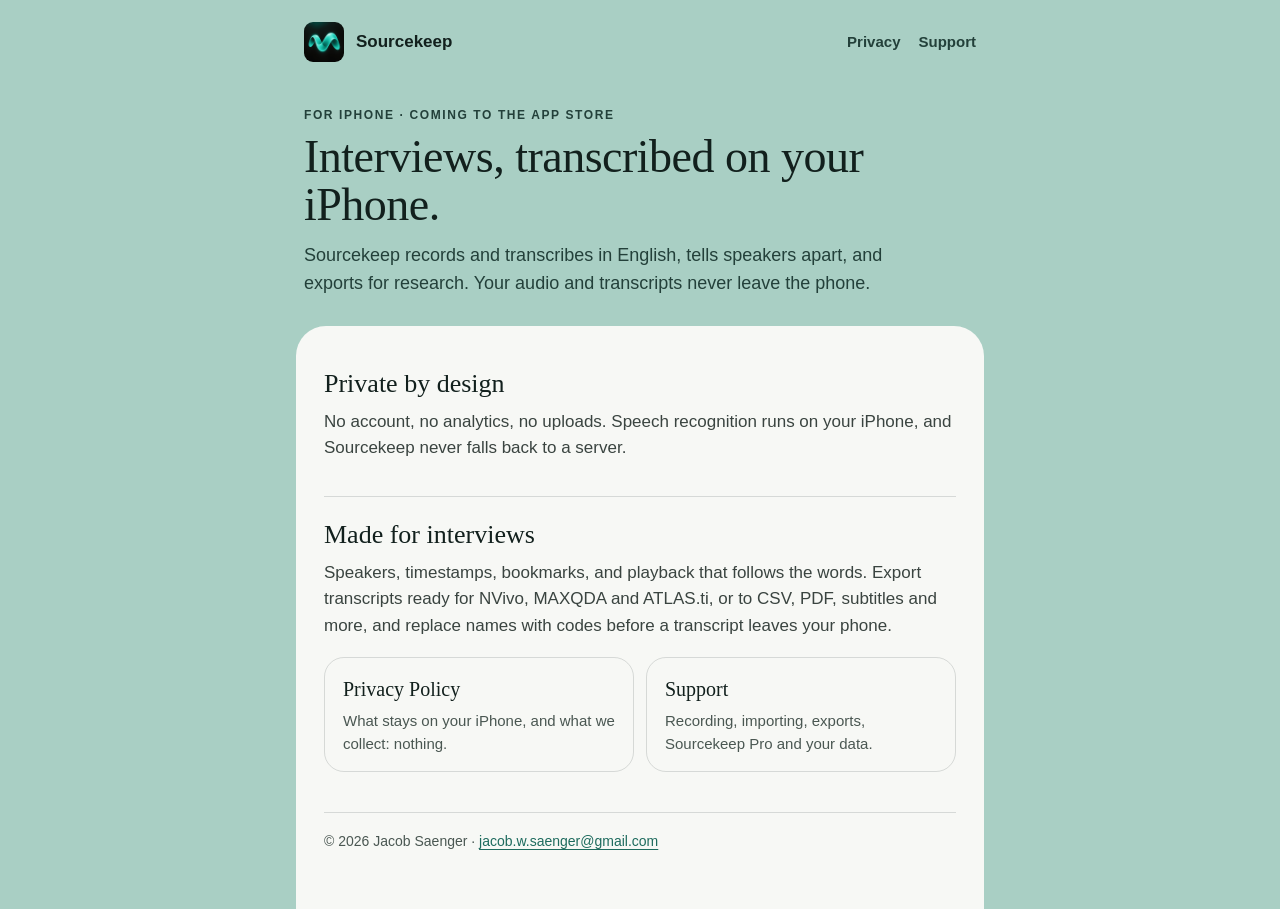
<file: index.html>
<!doctype html>
<html lang="en">
<head>
<meta charset="utf-8">
<meta name="viewport" content="width=device-width, initial-scale=1">
<title>Sourcekeep — Private Transcripts</title>
<meta name="description" content="Sourcekeep records and transcribes interviews on your iPhone. Audio and transcripts never leave the phone: no account, no uploads.">
<link rel="icon" href="icon.png">
<link rel="stylesheet" href="style.css">
</head>
<body>
<div class="wrap">
  <header class="top">
    <a class="brand" href="./"><img src="icon.png" alt="">Sourcekeep</a>
    <nav><a href="privacy.html">Privacy</a><a href="support.html">Support</a></nav>
  </header>
  <div class="kicker">For iPhone · Coming to the App Store</div>
  <h1>Interviews, transcribed on your iPhone.</h1>
  <p class="lede">Sourcekeep records and transcribes in English, tells speakers apart, and exports for research. Your audio and transcripts never leave the phone.</p>

  <main class="sheet">
    <h2>Private by design</h2>
    <p>No account, no analytics, no uploads. Speech recognition runs on your iPhone, and Sourcekeep never falls back to a server.</p>
    <h2>Made for interviews</h2>
    <p>Speakers, timestamps, bookmarks, and playback that follows the words. Export transcripts ready for NVivo, MAXQDA and ATLAS.ti, or to CSV, PDF, subtitles and more, and replace names with codes before a transcript leaves your phone.</p>
    <div class="cards">
      <a class="card" href="privacy.html"><b>Privacy Policy</b><span>What stays on your iPhone, and what we collect: nothing.</span></a>
      <a class="card" href="support.html"><b>Support</b><span>Recording, importing, exports, Sourcekeep Pro and your data.</span></a>
    </div>
    <footer>© 2026 Jacob Saenger · <a href="mailto:jacob.w.saenger@gmail.com">jacob.w.saenger@gmail.com</a></footer>
  </main>
</div>
</body>
</html>
</file>
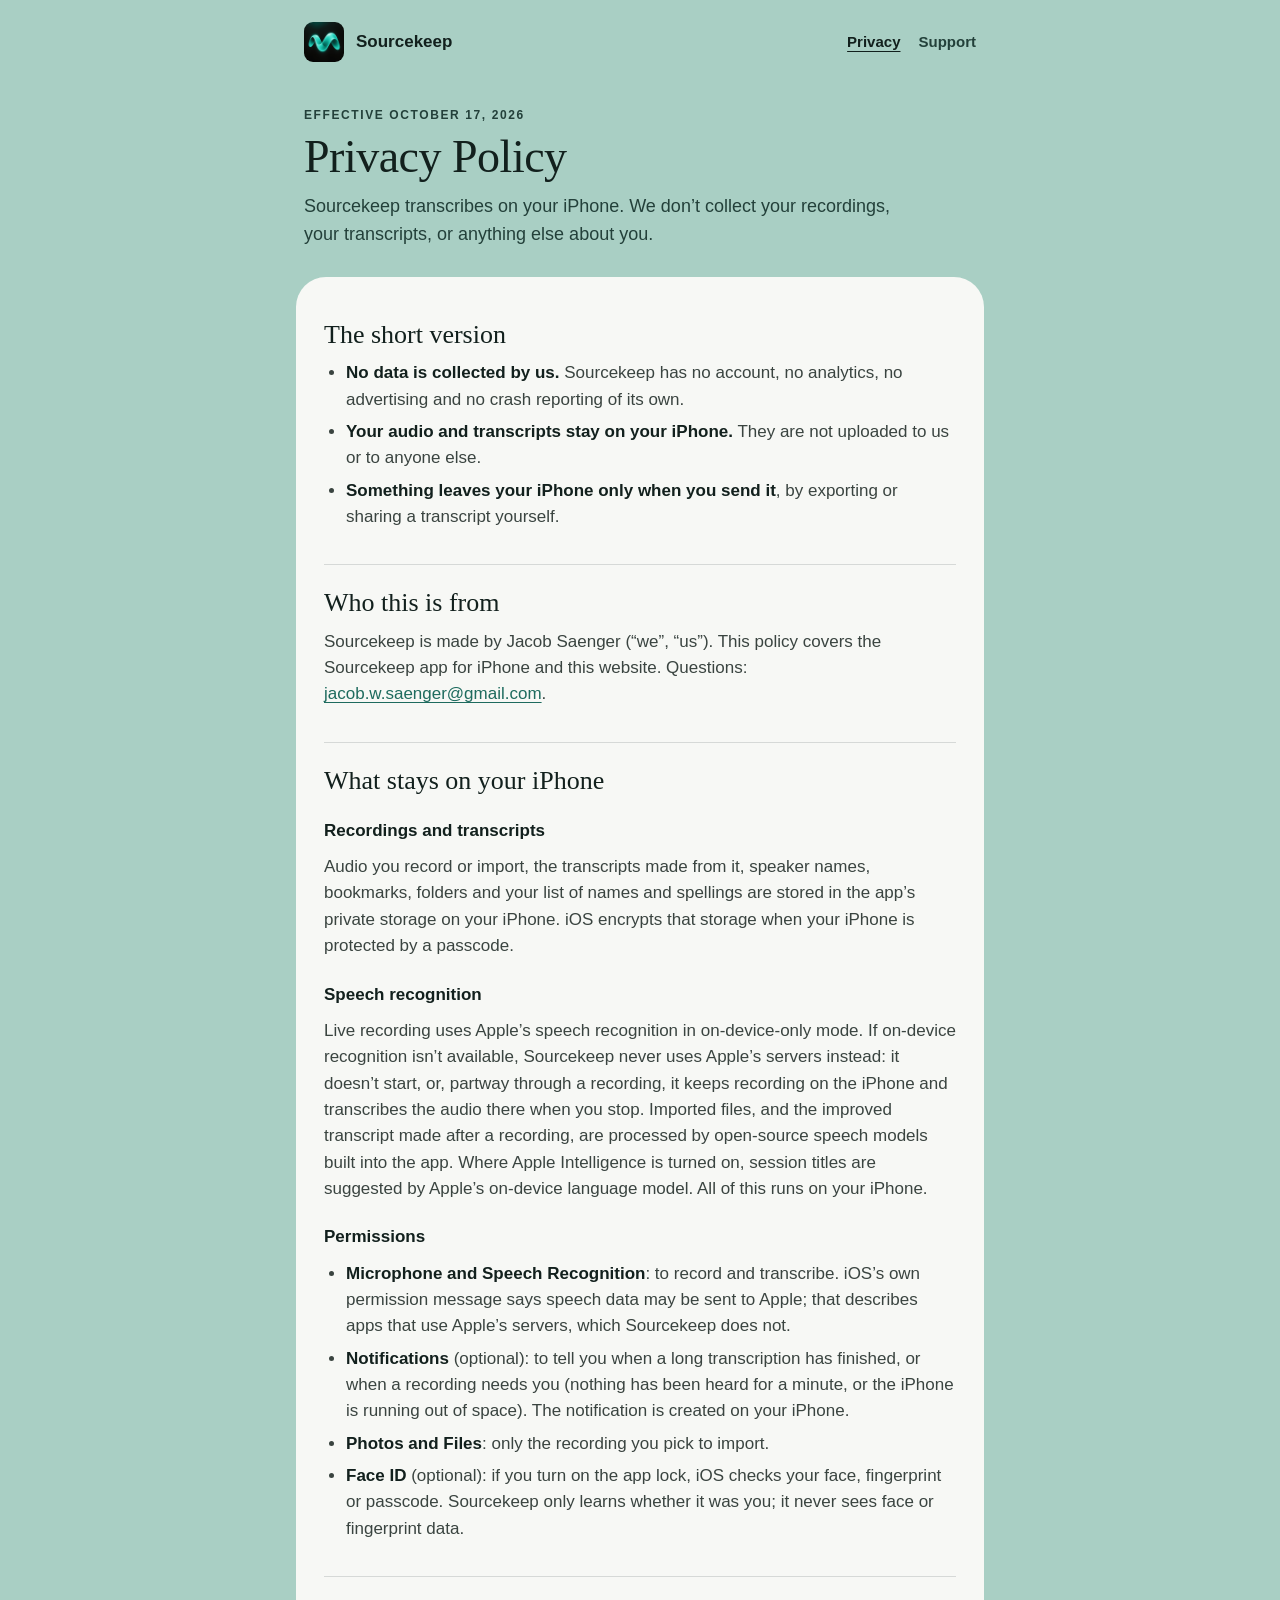
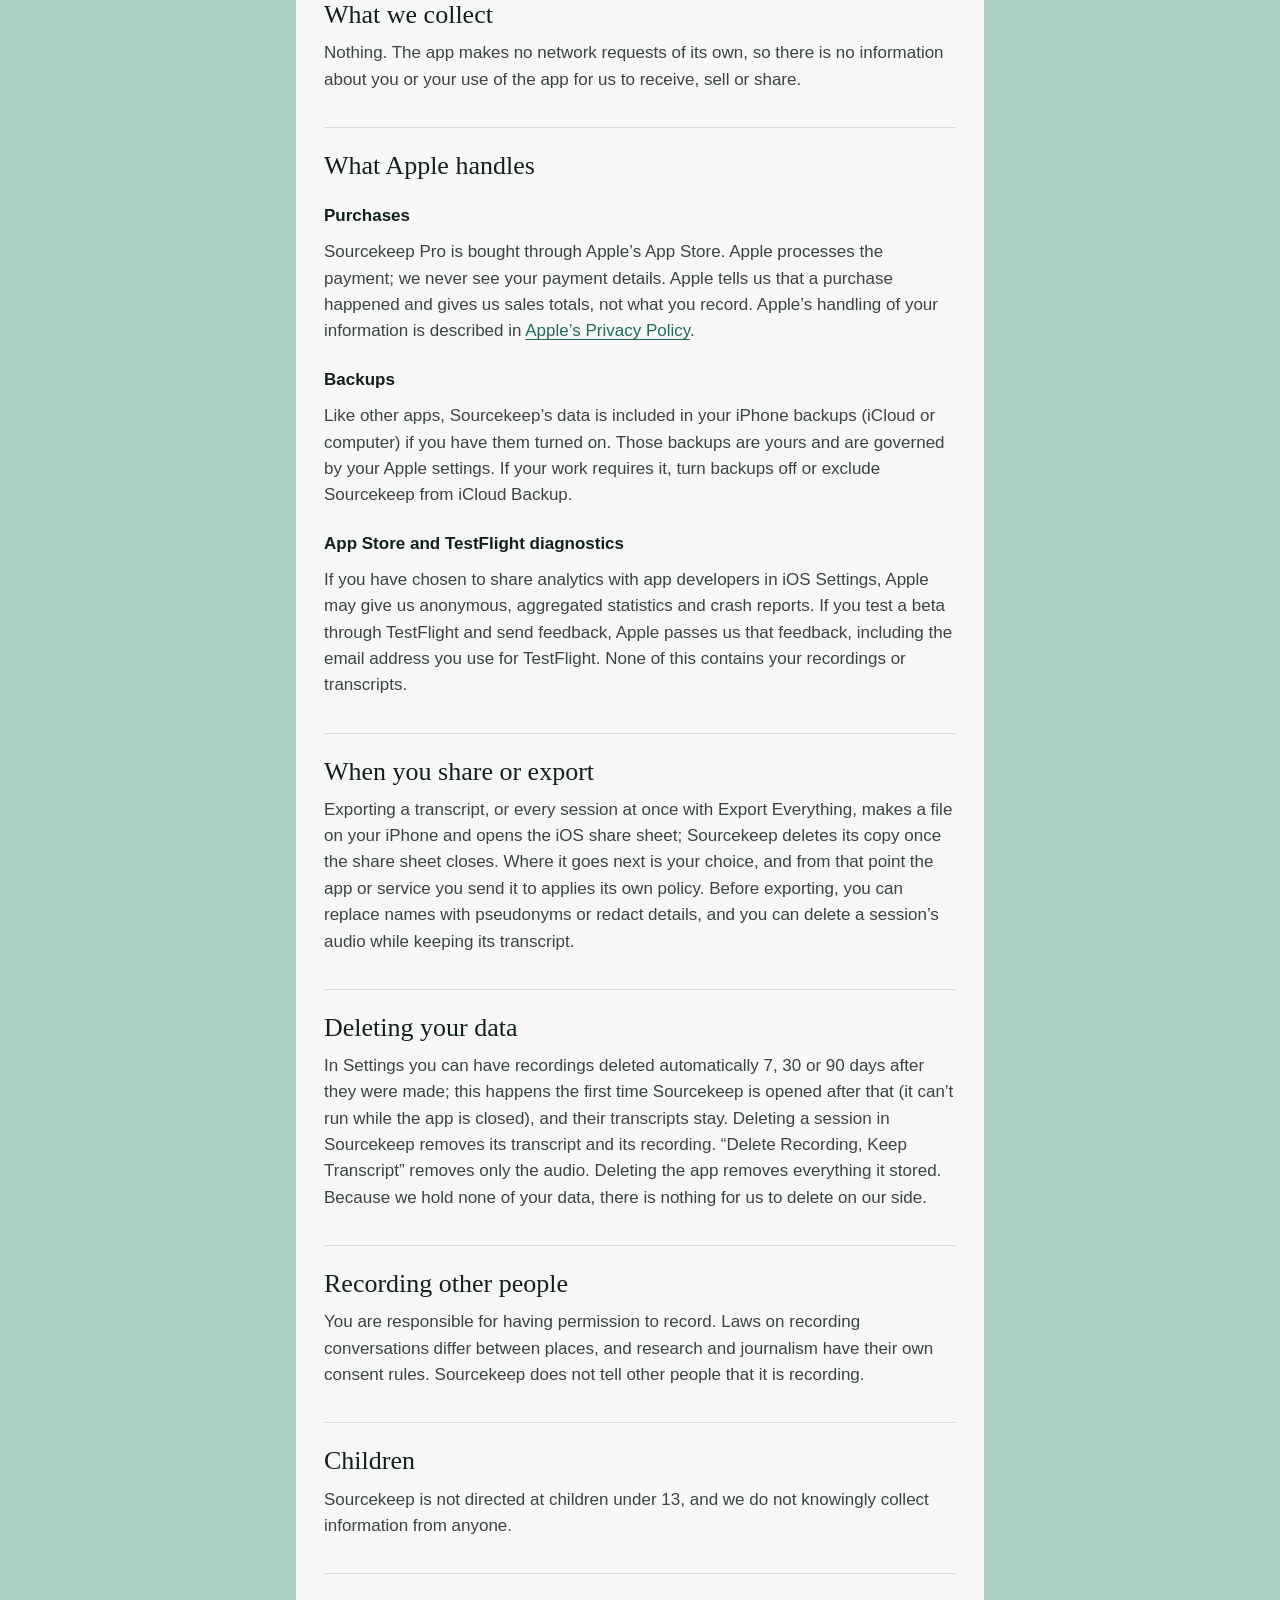
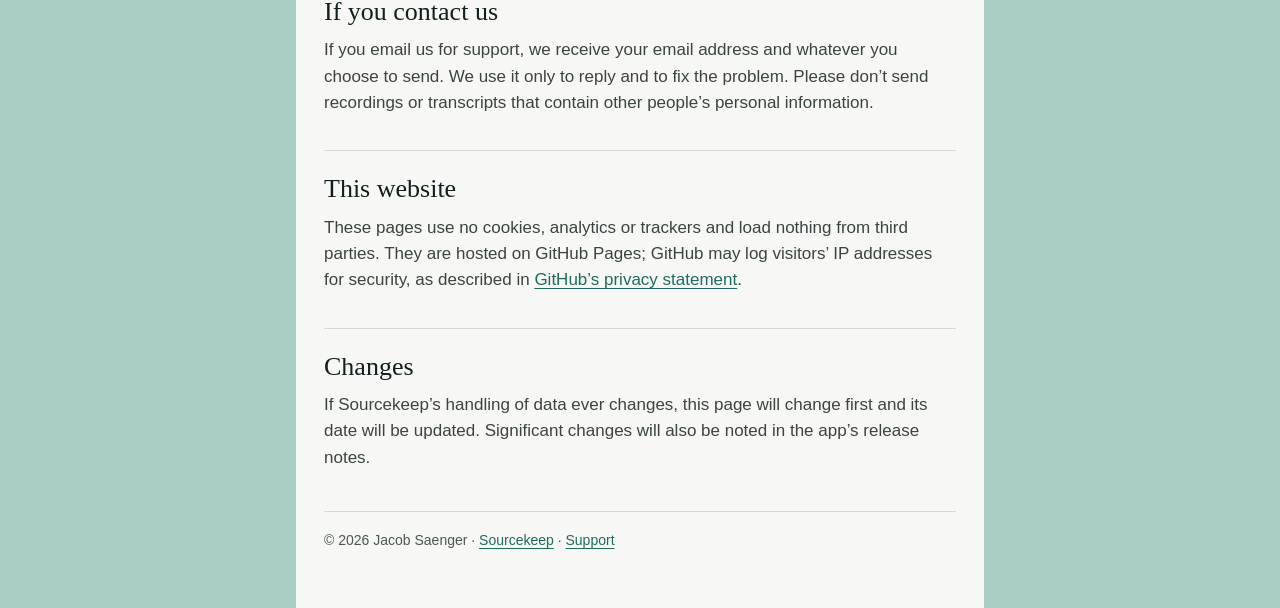
<file: privacy.html>
<!doctype html>
<html lang="en">
<head>
<meta charset="utf-8">
<meta name="viewport" content="width=device-width, initial-scale=1">
<title>Privacy Policy — Sourcekeep</title>
<meta name="description" content="Sourcekeep transcribes on your iPhone. The developer collects no data: no account, no analytics, no uploads.">
<link rel="icon" href="icon.png">
<link rel="stylesheet" href="style.css">
</head>
<body>
<div class="wrap">
  <header class="top">
    <a class="brand" href="./"><img src="icon.png" alt="">Sourcekeep</a>
    <nav><a href="privacy.html" aria-current="page">Privacy</a><a href="support.html">Support</a></nav>
  </header>
  <div class="kicker">Effective October 17, 2026</div>
  <h1>Privacy Policy</h1>
  <p class="lede">Sourcekeep transcribes on your iPhone. We don’t collect your recordings, your transcripts, or anything else about you.</p>

  <main class="sheet">
    <h2>The short version</h2>
    <ul>
      <li><strong>No data is collected by us.</strong> Sourcekeep has no account, no analytics, no advertising and no crash reporting of its own.</li>
      <li><strong>Your audio and transcripts stay on your iPhone.</strong> They are not uploaded to us or to anyone else.</li>
      <li><strong>Something leaves your iPhone only when you send it</strong>, by exporting or sharing a transcript yourself.</li>
    </ul>

    <h2>Who this is from</h2>
    <p>Sourcekeep is made by Jacob Saenger (“we”, “us”). This policy covers the Sourcekeep app for iPhone and this website. Questions: <a href="mailto:jacob.w.saenger@gmail.com">jacob.w.saenger@gmail.com</a>.</p>

    <h2>What stays on your iPhone</h2>
    <h3>Recordings and transcripts</h3>
    <p>Audio you record or import, the transcripts made from it, speaker names, bookmarks, folders and your list of names and spellings are stored in the app’s private storage on your iPhone. iOS encrypts that storage when your iPhone is protected by a passcode.</p>
    <h3>Speech recognition</h3>
    <p>Live recording uses Apple’s speech recognition in on-device-only mode. If on-device recognition isn’t available, Sourcekeep never uses Apple’s servers instead: it doesn’t start, or, partway through a recording, it keeps recording on the iPhone and transcribes the audio there when you stop. Imported files, and the improved transcript made after a recording, are processed by open-source speech models built into the app. Where Apple Intelligence is turned on, session titles are suggested by Apple’s on-device language model. All of this runs on your iPhone.</p>
    <h3>Permissions</h3>
    <ul>
      <li><strong>Microphone and Speech Recognition</strong>: to record and transcribe. iOS’s own permission message says speech data may be sent to Apple; that describes apps that use Apple’s servers, which Sourcekeep does not.</li>
      <li><strong>Notifications</strong> (optional): to tell you when a long transcription has finished, or when a recording needs you (nothing has been heard for a minute, or the iPhone is running out of space). The notification is created on your iPhone.</li>
      <li><strong>Photos and Files</strong>: only the recording you pick to import.</li>
      <li><strong>Face ID</strong> (optional): if you turn on the app lock, iOS checks your face, fingerprint or passcode. Sourcekeep only learns whether it was you; it never sees face or fingerprint data.</li>
    </ul>

    <h2>What we collect</h2>
    <p>Nothing. The app makes no network requests of its own, so there is no information about you or your use of the app for us to receive, sell or share.</p>

    <h2>What Apple handles</h2>
    <h3>Purchases</h3>
    <p>Sourcekeep Pro is bought through Apple’s App Store. Apple processes the payment; we never see your payment details. Apple tells us that a purchase happened and gives us sales totals, not what you record. Apple’s handling of your information is described in <a href="https://www.apple.com/legal/privacy/">Apple’s Privacy Policy</a>.</p>
    <h3>Backups</h3>
    <p>Like other apps, Sourcekeep’s data is included in your iPhone backups (iCloud or computer) if you have them turned on. Those backups are yours and are governed by your Apple settings. If your work requires it, turn backups off or exclude Sourcekeep from iCloud Backup.</p>
    <h3>App Store and TestFlight diagnostics</h3>
    <p>If you have chosen to share analytics with app developers in iOS Settings, Apple may give us anonymous, aggregated statistics and crash reports. If you test a beta through TestFlight and send feedback, Apple passes us that feedback, including the email address you use for TestFlight. None of this contains your recordings or transcripts.</p>

    <h2>When you share or export</h2>
    <p>Exporting a transcript, or every session at once with Export Everything, makes a file on your iPhone and opens the iOS share sheet; Sourcekeep deletes its copy once the share sheet closes. Where it goes next is your choice, and from that point the app or service you send it to applies its own policy. Before exporting, you can replace names with pseudonyms or redact details, and you can delete a session’s audio while keeping its transcript.</p>

    <h2>Deleting your data</h2>
    <p>In Settings you can have recordings deleted automatically 7, 30 or 90 days after they were made; this happens the first time Sourcekeep is opened after that (it can’t run while the app is closed), and their transcripts stay. Deleting a session in Sourcekeep removes its transcript and its recording. “Delete Recording, Keep Transcript” removes only the audio. Deleting the app removes everything it stored. Because we hold none of your data, there is nothing for us to delete on our side.</p>

    <h2>Recording other people</h2>
    <p>You are responsible for having permission to record. Laws on recording conversations differ between places, and research and journalism have their own consent rules. Sourcekeep does not tell other people that it is recording.</p>

    <h2>Children</h2>
    <p>Sourcekeep is not directed at children under 13, and we do not knowingly collect information from anyone.</p>

    <h2>If you contact us</h2>
    <p>If you email us for support, we receive your email address and whatever you choose to send. We use it only to reply and to fix the problem. Please don’t send recordings or transcripts that contain other people’s personal information.</p>

    <h2>This website</h2>
    <p>These pages use no cookies, analytics or trackers and load nothing from third parties. They are hosted on GitHub Pages; GitHub may log visitors’ IP addresses for security, as described in <a href="https://docs.github.com/en/site-policy/privacy-policies/github-general-privacy-statement">GitHub’s privacy statement</a>.</p>

    <h2>Changes</h2>
    <p>If Sourcekeep’s handling of data ever changes, this page will change first and its date will be updated. Significant changes will also be noted in the app’s release notes.</p>

    <footer>© 2026 Jacob Saenger · <a href="./">Sourcekeep</a> · <a href="support.html">Support</a></footer>
  </main>
</div>
</body>
</html>
</file>
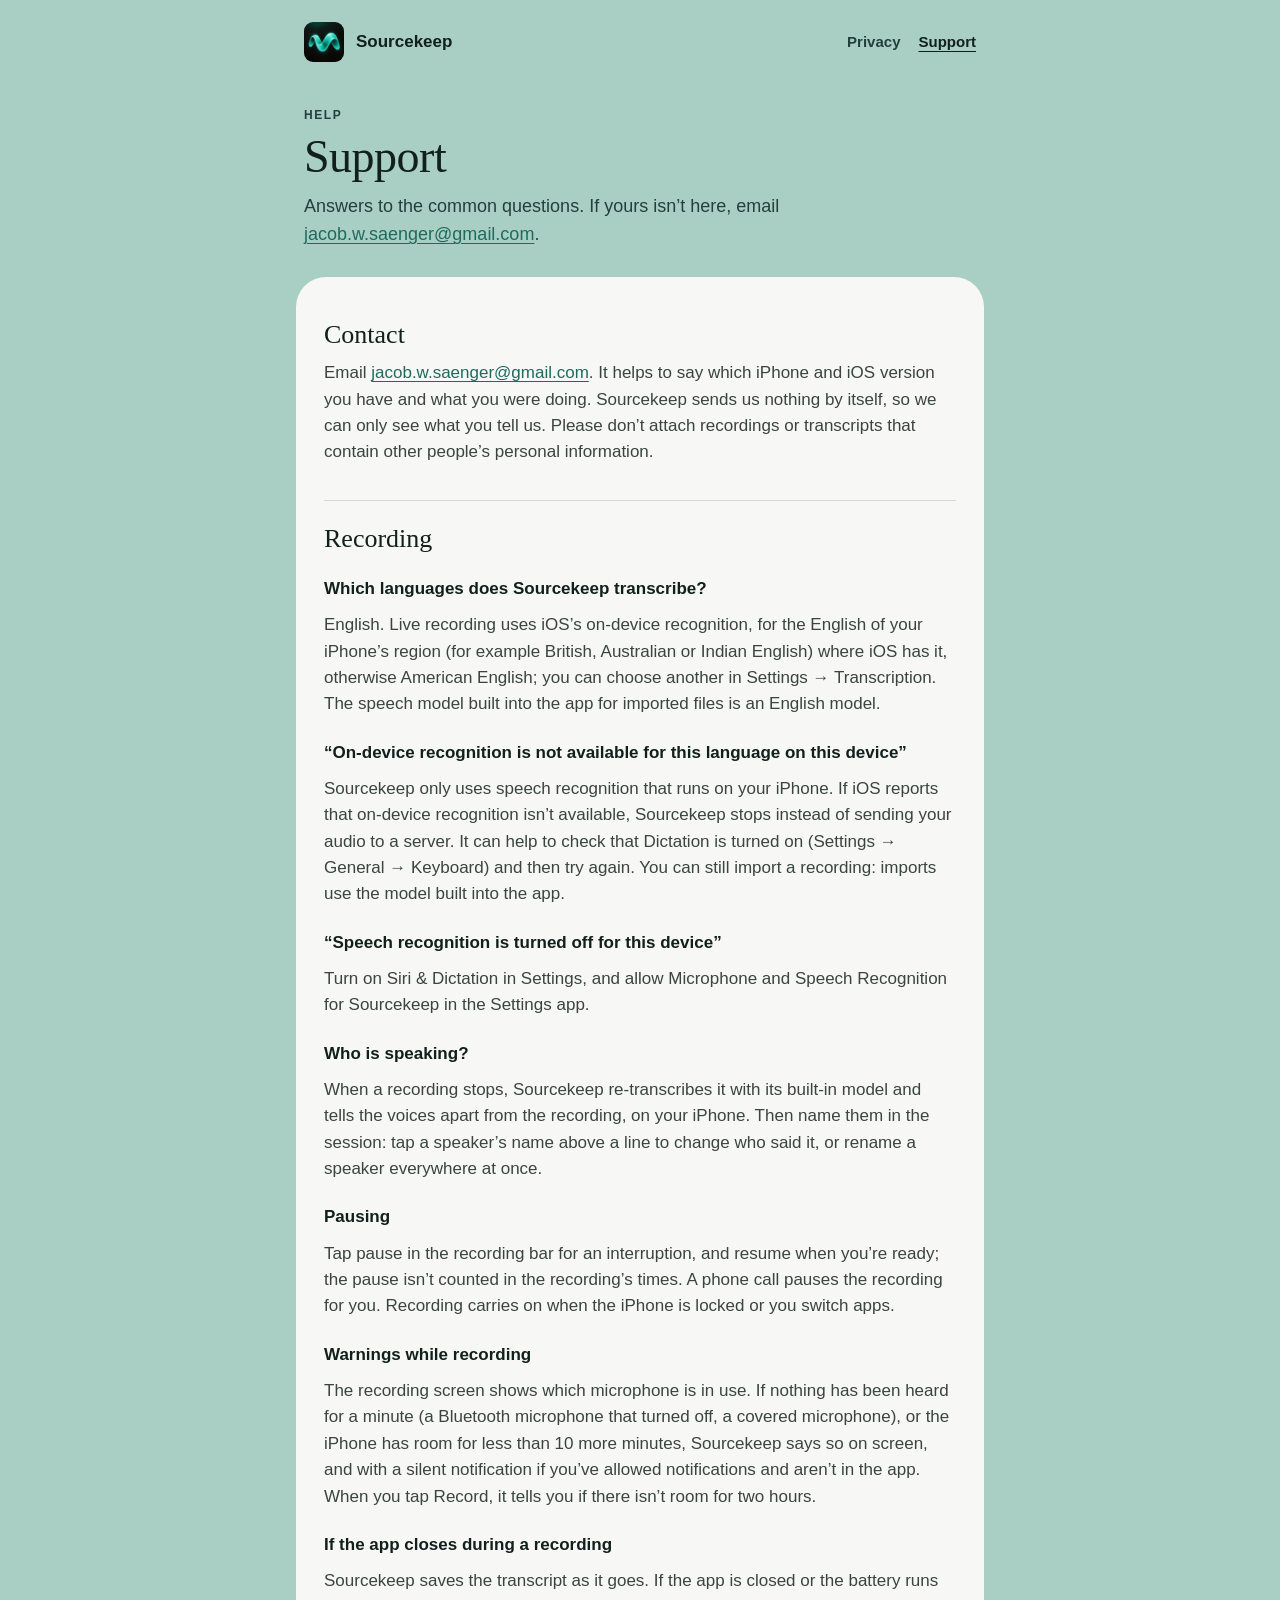
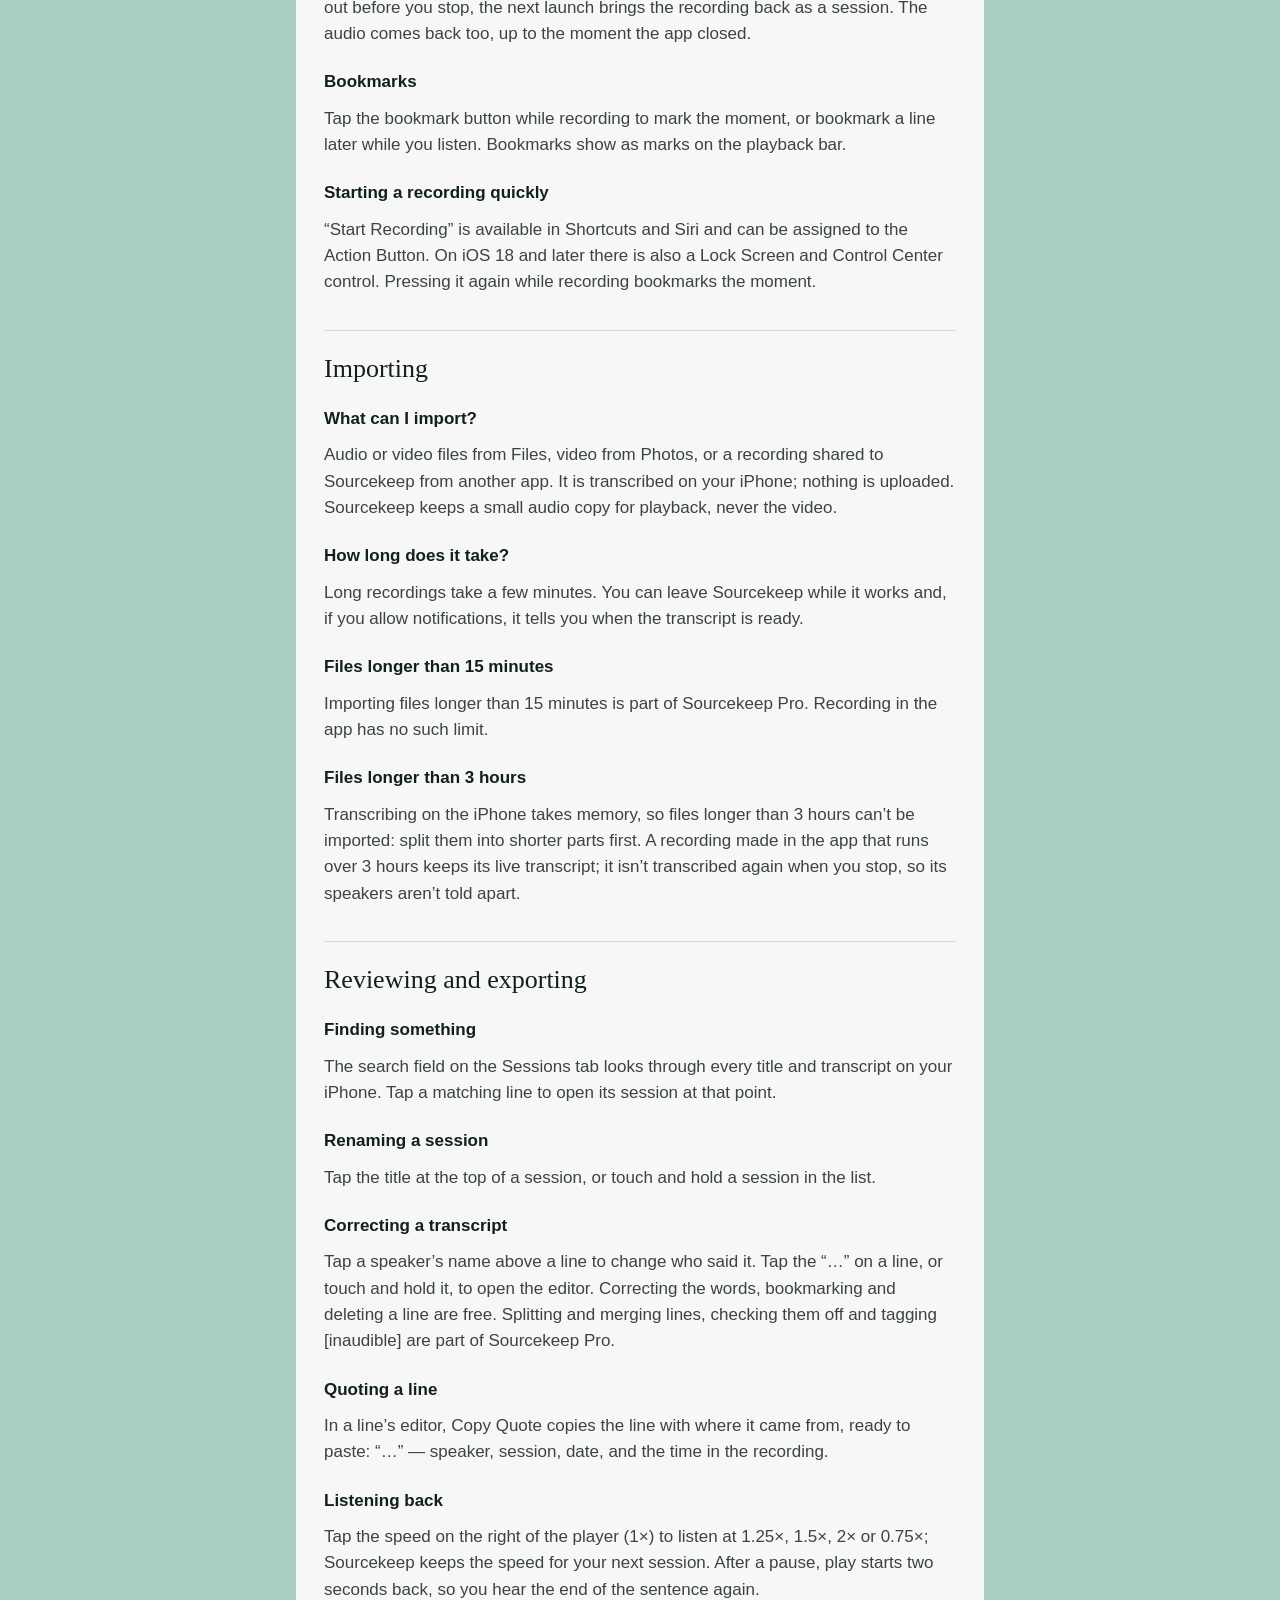
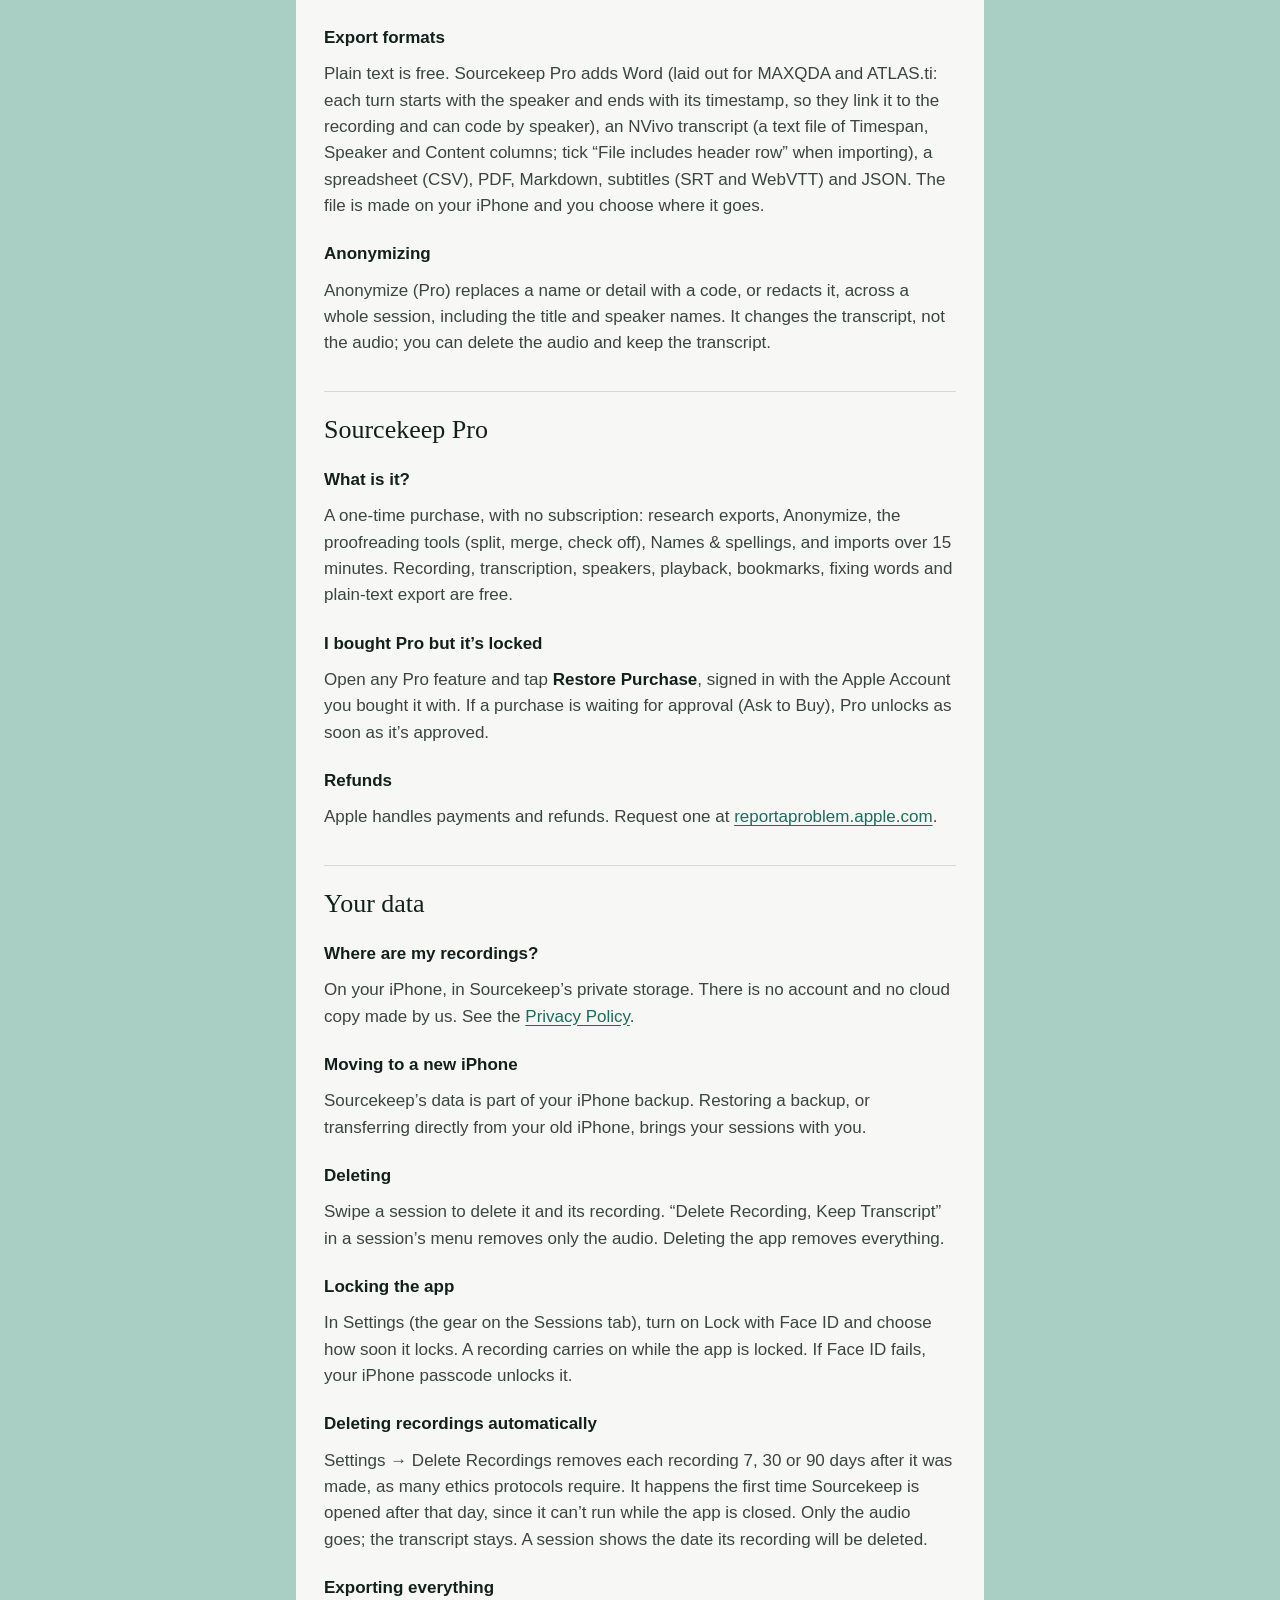
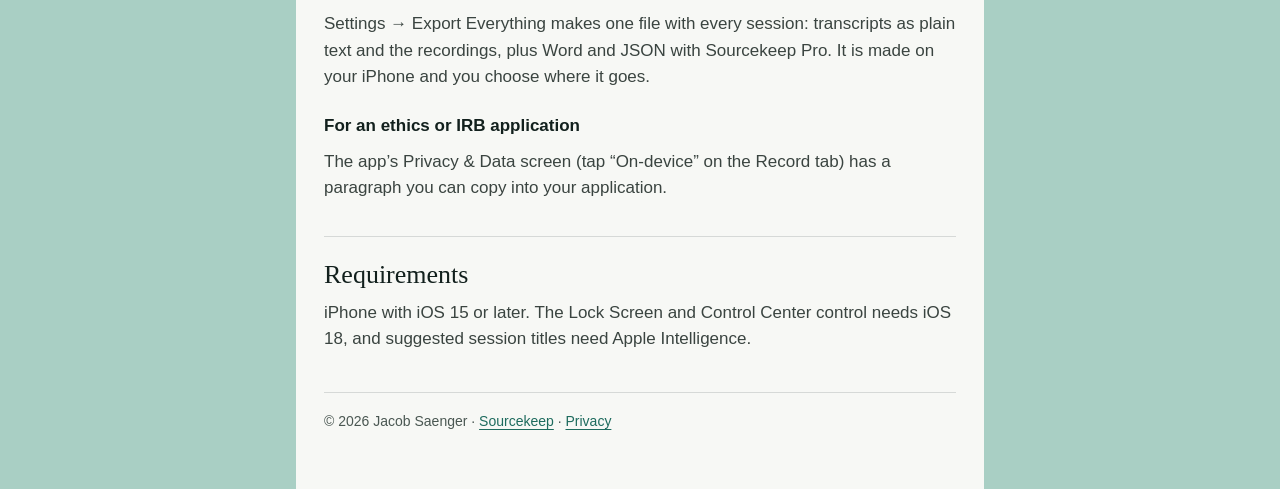
<file: support.html>
<!doctype html>
<html lang="en">
<head>
<meta charset="utf-8">
<meta name="viewport" content="width=device-width, initial-scale=1">
<title>Support — Sourcekeep</title>
<meta name="description" content="Help with Sourcekeep, the private on-device transcriber for iPhone: recording, importing, exports, Sourcekeep Pro and your data.">
<link rel="icon" href="icon.png">
<link rel="stylesheet" href="style.css">
</head>
<body>
<div class="wrap">
  <header class="top">
    <a class="brand" href="./"><img src="icon.png" alt="">Sourcekeep</a>
    <nav><a href="privacy.html">Privacy</a><a href="support.html" aria-current="page">Support</a></nav>
  </header>
  <div class="kicker">Help</div>
  <h1>Support</h1>
  <p class="lede">Answers to the common questions. If yours isn’t here, email <a href="mailto:jacob.w.saenger@gmail.com">jacob.w.saenger@gmail.com</a>.</p>

  <main class="sheet">
    <h2>Contact</h2>
    <p>Email <a href="mailto:jacob.w.saenger@gmail.com">jacob.w.saenger@gmail.com</a>. It helps to say which iPhone and iOS version you have and what you were doing. Sourcekeep sends us nothing by itself, so we can only see what you tell us. Please don’t attach recordings or transcripts that contain other people’s personal information.</p>

    <h2>Recording</h2>
    <h3>Which languages does Sourcekeep transcribe?</h3>
    <p>English. Live recording uses iOS’s on-device recognition, for the English of your iPhone’s region (for example British, Australian or Indian English) where iOS has it, otherwise American English; you can choose another in Settings → Transcription. The speech model built into the app for imported files is an English model.</p>
    <h3>“On-device recognition is not available for this language on this device”</h3>
    <p>Sourcekeep only uses speech recognition that runs on your iPhone. If iOS reports that on-device recognition isn’t available, Sourcekeep stops instead of sending your audio to a server. It can help to check that Dictation is turned on (Settings → General → Keyboard) and then try again. You can still import a recording: imports use the model built into the app.</p>
    <h3>“Speech recognition is turned off for this device”</h3>
    <p>Turn on Siri &amp; Dictation in Settings, and allow Microphone and Speech Recognition for Sourcekeep in the Settings app.</p>
    <h3>Who is speaking?</h3>
    <p>When a recording stops, Sourcekeep re-transcribes it with its built-in model and tells the voices apart from the recording, on your iPhone. Then name them in the session: tap a speaker’s name above a line to change who said it, or rename a speaker everywhere at once.</p>
    <h3>Pausing</h3>
    <p>Tap pause in the recording bar for an interruption, and resume when you’re ready; the pause isn’t counted in the recording’s times. A phone call pauses the recording for you. Recording carries on when the iPhone is locked or you switch apps.</p>
    <h3>Warnings while recording</h3>
    <p>The recording screen shows which microphone is in use. If nothing has been heard for a minute (a Bluetooth microphone that turned off, a covered microphone), or the iPhone has room for less than 10 more minutes, Sourcekeep says so on screen, and with a silent notification if you’ve allowed notifications and aren’t in the app. When you tap Record, it tells you if there isn’t room for two hours.</p>
    <h3>If the app closes during a recording</h3>
    <p>Sourcekeep saves the transcript as it goes. If the app is closed or the battery runs out before you stop, the next launch brings the recording back as a session. The audio comes back too, up to the moment the app closed.</p>
    <h3>Bookmarks</h3>
    <p>Tap the bookmark button while recording to mark the moment, or bookmark a line later while you listen. Bookmarks show as marks on the playback bar.</p>
    <h3>Starting a recording quickly</h3>
    <p>“Start Recording” is available in Shortcuts and Siri and can be assigned to the Action Button. On iOS 18 and later there is also a Lock Screen and Control Center control. Pressing it again while recording bookmarks the moment.</p>

    <h2>Importing</h2>
    <h3>What can I import?</h3>
    <p>Audio or video files from Files, video from Photos, or a recording shared to Sourcekeep from another app. It is transcribed on your iPhone; nothing is uploaded. Sourcekeep keeps a small audio copy for playback, never the video.</p>
    <h3>How long does it take?</h3>
    <p>Long recordings take a few minutes. You can leave Sourcekeep while it works and, if you allow notifications, it tells you when the transcript is ready.</p>
    <h3>Files longer than 15 minutes</h3>
    <p>Importing files longer than 15 minutes is part of Sourcekeep Pro. Recording in the app has no such limit.</p>
    <h3>Files longer than 3 hours</h3>
    <p>Transcribing on the iPhone takes memory, so files longer than 3 hours can’t be imported: split them into shorter parts first. A recording made in the app that runs over 3 hours keeps its live transcript; it isn’t transcribed again when you stop, so its speakers aren’t told apart.</p>

    <h2>Reviewing and exporting</h2>
    <h3>Finding something</h3>
    <p>The search field on the Sessions tab looks through every title and transcript on your iPhone. Tap a matching line to open its session at that point.</p>
    <h3>Renaming a session</h3>
    <p>Tap the title at the top of a session, or touch and hold a session in the list.</p>
    <h3>Correcting a transcript</h3>
    <p>Tap a speaker’s name above a line to change who said it. Tap the “…” on a line, or touch and hold it, to open the editor. Correcting the words, bookmarking and deleting a line are free. Splitting and merging lines, checking them off and tagging [inaudible] are part of Sourcekeep Pro.</p>
    <h3>Quoting a line</h3>
    <p>In a line’s editor, Copy Quote copies the line with where it came from, ready to paste: “…” — speaker, session, date, and the time in the recording.</p>
    <h3>Listening back</h3>
    <p>Tap the speed on the right of the player (1×) to listen at 1.25×, 1.5×, 2× or 0.75×; Sourcekeep keeps the speed for your next session. After a pause, play starts two seconds back, so you hear the end of the sentence again.</p>
    <h3>Export formats</h3>
    <p>Plain text is free. Sourcekeep Pro adds Word (laid out for MAXQDA and ATLAS.ti: each turn starts with the speaker and ends with its timestamp, so they link it to the recording and can code by speaker), an NVivo transcript (a text file of Timespan, Speaker and Content columns; tick “File includes header row” when importing), a spreadsheet (CSV), PDF, Markdown, subtitles (SRT and WebVTT) and JSON. The file is made on your iPhone and you choose where it goes.</p>
    <h3>Anonymizing</h3>
    <p>Anonymize (Pro) replaces a name or detail with a code, or redacts it, across a whole session, including the title and speaker names. It changes the transcript, not the audio; you can delete the audio and keep the transcript.</p>

    <h2>Sourcekeep Pro</h2>
    <h3>What is it?</h3>
    <p>A one-time purchase, with no subscription: research exports, Anonymize, the proofreading tools (split, merge, check off), Names &amp; spellings, and imports over 15 minutes. Recording, transcription, speakers, playback, bookmarks, fixing words and plain-text export are free.</p>
    <h3>I bought Pro but it’s locked</h3>
    <p>Open any Pro feature and tap <strong>Restore Purchase</strong>, signed in with the Apple Account you bought it with. If a purchase is waiting for approval (Ask to Buy), Pro unlocks as soon as it’s approved.</p>
    <h3>Refunds</h3>
    <p>Apple handles payments and refunds. Request one at <a href="https://reportaproblem.apple.com">reportaproblem.apple.com</a>.</p>

    <h2>Your data</h2>
    <h3>Where are my recordings?</h3>
    <p>On your iPhone, in Sourcekeep’s private storage. There is no account and no cloud copy made by us. See the <a href="privacy.html">Privacy Policy</a>.</p>
    <h3>Moving to a new iPhone</h3>
    <p>Sourcekeep’s data is part of your iPhone backup. Restoring a backup, or transferring directly from your old iPhone, brings your sessions with you.</p>
    <h3>Deleting</h3>
    <p>Swipe a session to delete it and its recording. “Delete Recording, Keep Transcript” in a session’s menu removes only the audio. Deleting the app removes everything.</p>
    <h3>Locking the app</h3>
    <p>In Settings (the gear on the Sessions tab), turn on Lock with Face ID and choose how soon it locks. A recording carries on while the app is locked. If Face ID fails, your iPhone passcode unlocks it.</p>
    <h3>Deleting recordings automatically</h3>
    <p>Settings → Delete Recordings removes each recording 7, 30 or 90 days after it was made, as many ethics protocols require. It happens the first time Sourcekeep is opened after that day, since it can’t run while the app is closed. Only the audio goes; the transcript stays. A session shows the date its recording will be deleted.</p>
    <h3>Exporting everything</h3>
    <p>Settings → Export Everything makes one file with every session: transcripts as plain text and the recordings, plus Word and JSON with Sourcekeep Pro. It is made on your iPhone and you choose where it goes.</p>
    <h3>For an ethics or IRB application</h3>
    <p>The app’s Privacy &amp; Data screen (tap “On-device” on the Record tab) has a paragraph you can copy into your application.</p>

    <h2>Requirements</h2>
    <p>iPhone with iOS 15 or later. The Lock Screen and Control Center control needs iOS 18, and suggested session titles need Apple Intelligence.</p>

    <footer>© 2026 Jacob Saenger · <a href="./">Sourcekeep</a> · <a href="privacy.html">Privacy</a></footer>
  </main>
</div>
</body>
</html>
</file>
<file: style.css>
/* Sourcekeep site — the app's Sage Sheet look. System fonts only: these pages
   make no third-party requests. */
:root {
  --ground: #A9CFC4; --sheet: #F7F8F5; --ink: #12201D; --ink2: #3A4440; --muted: #4A5752;
  --head: #23403A; --accent: #1E6B5E; --rule: rgba(18, 32, 29, 0.14); --soft: rgba(30, 107, 94, 0.12);
}
@media (prefers-color-scheme: dark) {
  :root {
    --ground: #10211D; --sheet: #172B26; --ink: #F1EDE3; --ink2: #C9CFC9; --muted: #A9B8B2;
    --head: #A9B8B2; --accent: #9FD3C4; --rule: rgba(241, 237, 227, 0.16); --soft: rgba(159, 211, 196, 0.16);
  }
}
* { box-sizing: border-box; }
html { -webkit-text-size-adjust: 100%; }
body {
  margin: 0; background: var(--ground); color: var(--ink);
  font: 17px/1.55 -apple-system, BlinkMacSystemFont, "Segoe UI", "Helvetica Neue", Arial, sans-serif;
}
.wrap { max-width: 720px; margin: 0 auto; padding: 0 16px; }
header.top { display: flex; align-items: center; justify-content: space-between; padding: 22px 8px 0; }
.brand { display: flex; align-items: center; gap: 12px; color: var(--ink); text-decoration: none; font-weight: 600; }
.brand img { width: 40px; height: 40px; border-radius: 9px; }
nav a { color: var(--head); text-decoration: none; font-size: 15px; font-weight: 600; margin-left: 18px; }
nav a:hover, nav a[aria-current="page"] { color: var(--ink); text-decoration: underline; text-underline-offset: 4px; }
.kicker { margin: 44px 8px 0; font-size: 12px; font-weight: 600; letter-spacing: 1.6px; text-transform: uppercase; color: var(--head); }
h1, h2 { font-family: ui-serif, "New York", "Iowan Old Style", "Palatino Linotype", Georgia, serif; font-weight: 500; }
h1 { margin: 8px 8px 0; font-size: clamp(34px, 7vw, 46px); line-height: 1.06; letter-spacing: -0.5px; }
.lede { margin: 12px 8px 0; font-size: 18px; color: var(--head); max-width: 34em; }
main.sheet {
  margin-top: 28px; background: var(--sheet); border-radius: 30px 30px 0 0; padding: 12px 28px 56px;
  min-height: 60vh;
}
h2 { margin: 34px 0 0; padding-top: 22px; border-top: 1px solid var(--rule); font-size: 26px; line-height: 1.2; }
main.sheet > h2:first-child { border-top: 0; margin-top: 8px; }
h3 { margin: 22px 0 0; font-size: 17px; font-weight: 600; }
p, ul { margin: 10px 0 0; color: var(--ink2); }
ul { padding-left: 22px; }
li { margin-top: 6px; }
strong { color: var(--ink); }
a { color: var(--accent); text-underline-offset: 3px; }
.note { margin-top: 18px; padding: 14px 16px; border-radius: 16px; background: var(--soft); color: var(--ink); }
.cards { display: grid; grid-template-columns: repeat(auto-fit, minmax(220px, 1fr)); gap: 12px; margin-top: 18px; }
.card { display: block; padding: 16px 18px; border-radius: 20px; border: 1px solid var(--rule); color: var(--ink); text-decoration: none; }
.card b { display: block; font-family: ui-serif, "New York", Georgia, serif; font-size: 20px; font-weight: 500; }
.card span { display: block; margin-top: 4px; font-size: 15px; color: var(--muted); }
.card:hover { border-color: var(--accent); }
footer { margin-top: 40px; padding-top: 18px; border-top: 1px solid var(--rule); font-size: 14px; color: var(--muted); }
@media (max-width: 480px) { main.sheet { padding: 8px 20px 44px; } nav a { margin-left: 14px; } }
</file>
